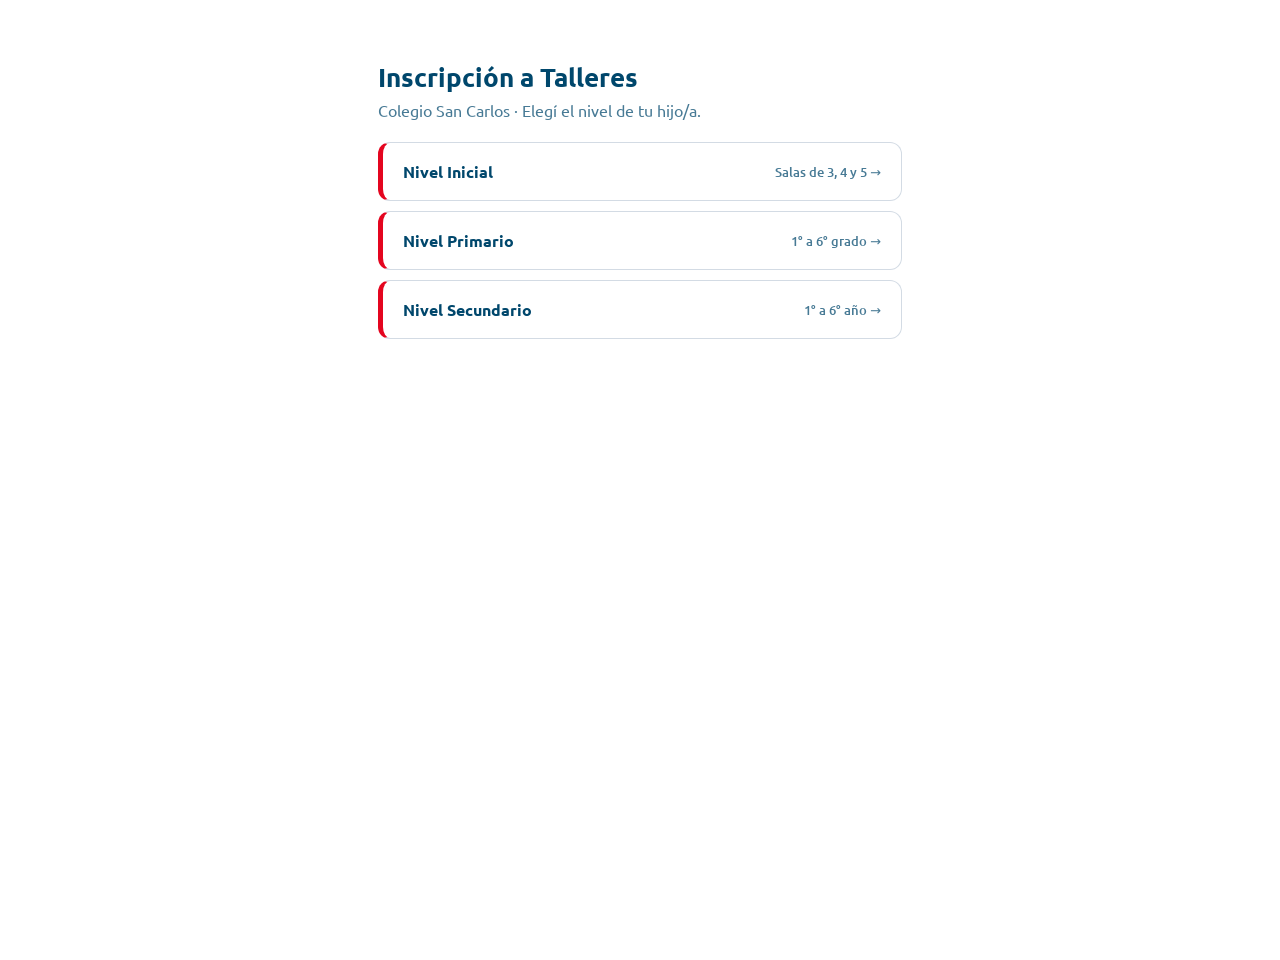
<file: index.html>
<!DOCTYPE html>
<html lang="es"><head><meta charset="UTF-8"><meta name="viewport" content="width=device-width, initial-scale=1">
<title>Talleres — Colegio San Carlos</title>
<link href="https://fonts.googleapis.com/css2?family=Ubuntu:wght@400;500;700&family=Ubuntu+Mono&display=swap" rel="stylesheet">
<link rel="stylesheet" href="/css/base.css">
<style>.w{max-width:560px;margin:60px auto;padding:0 18px}.w h1{color:var(--azul);font-size:26px}.w p{color:var(--muted);margin:6px 0 22px}
a.c{display:flex;justify-content:space-between;align-items:center;background:#fff;border:1.5px solid var(--border);border-left:5px solid var(--rojo);border-radius:12px;padding:18px 20px;margin-bottom:10px;color:var(--text);text-decoration:none;font-weight:600}
a.c:hover{border-color:var(--azul)}a.c span{color:var(--muted);font-weight:500;font-size:13px}</style></head>
<body><div class="w"><h1>Inscripción a Talleres</h1><p>Colegio San Carlos · Elegí el nivel de tu hijo/a.</p>
<a class="c" href="/inicial">Nivel Inicial <span>Salas de 3, 4 y 5 →</span></a>
<a class="c" href="/primaria">Nivel Primario <span>1° a 6° grado →</span></a>
<a class="c" href="/secundaria">Nivel Secundario <span>1° a 6° año →</span></a></div></body></html>
</file>
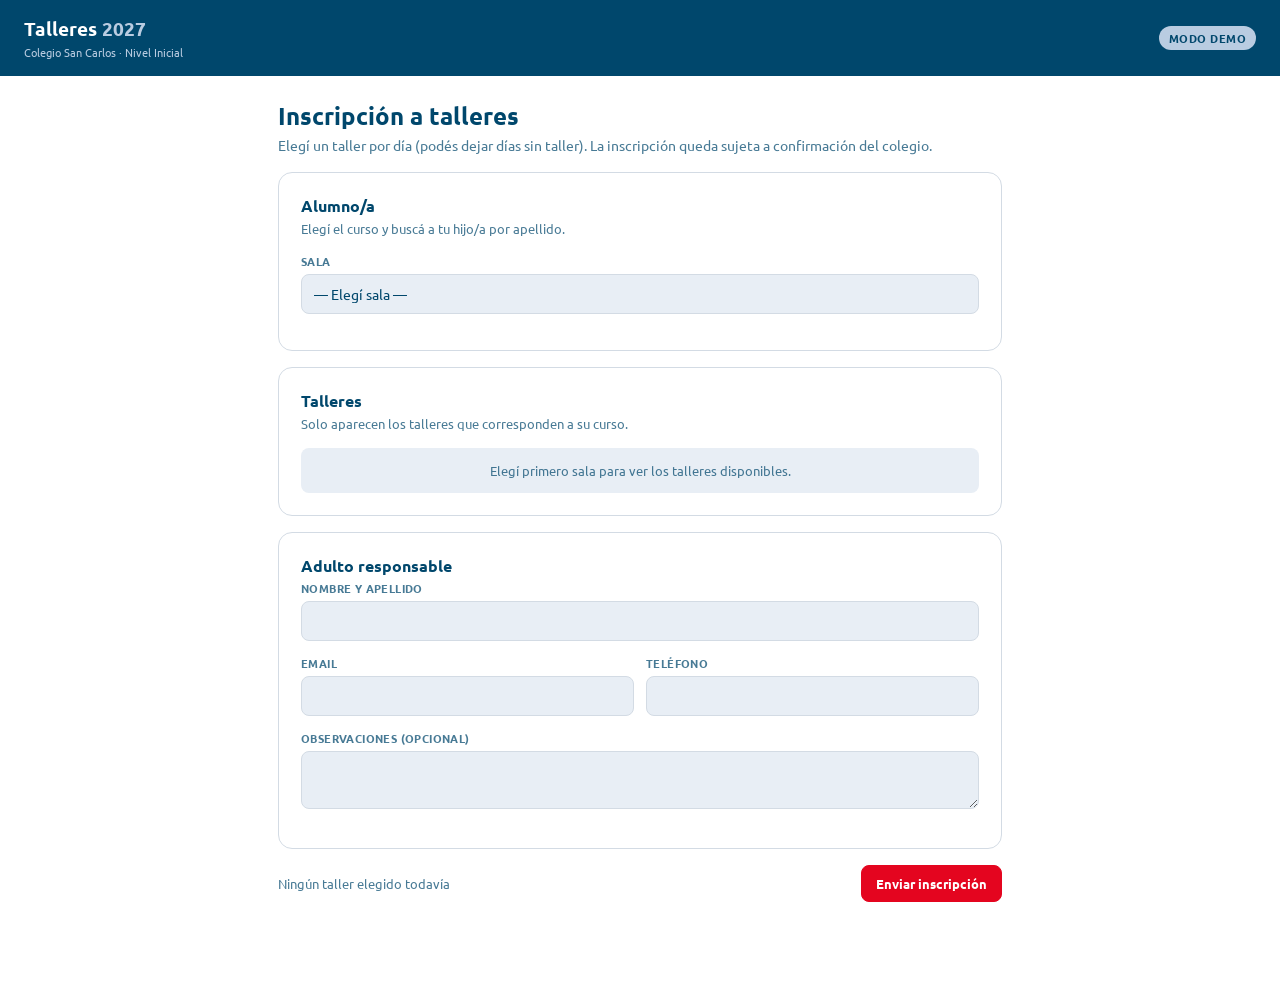
<file: inicial.html>
<!DOCTYPE html>
<html lang="es">
<head>
<meta charset="UTF-8">
<meta name="viewport" content="width=device-width, initial-scale=1">
<title>Inscripción a Talleres</title>
<link href="https://fonts.googleapis.com/css2?family=Ubuntu:wght@400;500;700&family=Ubuntu+Mono&display=swap" rel="stylesheet">
<link rel="stylesheet" href="/css/base.css">
<link rel="stylesheet" href="/css/form.css">
</head>
<body data-nivel="inicial">
<header class="top">
  <div>
    <div class="logo">Talleres <span id="t-anio"></span></div>
    <div class="logo-sub">Colegio San Carlos · <span id="t-nivel"></span></div>
  </div>
  <div class="spacer"></div>
  <span class="demo-badge" id="demo" hidden>Modo demo</span>
</header>

<main class="wrap">
  <div class="hero">
    <h1>Inscripción a talleres</h1>
    <p>Elegí un taller por día (podés dejar días sin taller). La inscripción queda sujeta a confirmación del colegio.</p>
  </div>

  <form id="form" novalidate>
    <section class="card">
      <h2>Alumno/a</h2>
      <p class="sub">Elegí el curso y buscá a tu hijo/a por apellido.</p>
      <div class="field"><label for="curso" id="lbl-curso">Curso</label><select id="curso"></select></div>

      <div id="buscador" hidden>
        <div class="field"><label for="buscar">Apellido</label>
          <input id="buscar" autocomplete="off" placeholder="Escribí al menos 3 letras del apellido"></div>
        <div id="resultados" class="resultados" role="listbox"></div>
        <button type="button" class="link" id="no-esta">No lo/la encuentro en la lista</button>
      </div>

      <div id="elegido" class="elegido" hidden>
        <div><div class="el-nom" id="el-nom"></div><div class="el-cur" id="el-cur"></div></div>
        <button type="button" class="link" id="cambiar-al">Cambiar</button>
      </div>

      <div id="manual" hidden>
        <p class="aviso">Completá los datos y el colegio lo/la va a sumar a la lista.</p>
        <div class="row2">
          <div class="field"><label for="nombre">Nombre</label><input id="nombre" autocomplete="off"></div>
          <div class="field"><label for="apellido">Apellido</label><input id="apellido" autocomplete="off"></div>
        </div>
        <button type="button" class="link" id="volver-buscar">Volver a buscar en la lista</button>
      </div>
    </section>

    <section class="card">
      <h2>Talleres</h2>
      <p class="sub">Solo aparecen los talleres que corresponden a su curso.</p>
      <div id="dias"></div>
    </section>

    <section class="card">
      <h2>Adulto responsable</h2>
      <div class="field"><label for="responsable">Nombre y apellido</label><input id="responsable" autocomplete="name"></div>
      <div class="row2">
        <div class="field"><label for="email">Email</label><input id="email" type="email" autocomplete="email"></div>
        <div class="field"><label for="telefono">Teléfono</label><input id="telefono" type="tel" autocomplete="tel"></div>
      </div>
      <div class="field"><label for="observaciones">Observaciones (opcional)</label><textarea id="observaciones" rows="2"></textarea></div>
    </section>

    <div class="footer-bar">
      <span id="resumen"></span>
      <button class="btn btn-red" id="enviar" type="submit">Enviar inscripción</button>
    </div>
  </form>

  <section class="card" id="ok" hidden>
    <div class="check">✓</div>
    <h2>¡Inscripción enviada!</h2>
    <div id="ok-detalle"></div>
    <button class="btn btn-primary" id="otra" type="button">Inscribir a otro hermano/a</button>
  </section>
</main>
<div id="toast"></div>

<script src="/config/talleres.js"></script>
<script src="/js/supabase-config.js"></script>
<script src="/js/db.js"></script>
<script src="/js/form.js"></script>
</body>
</html>
</file>
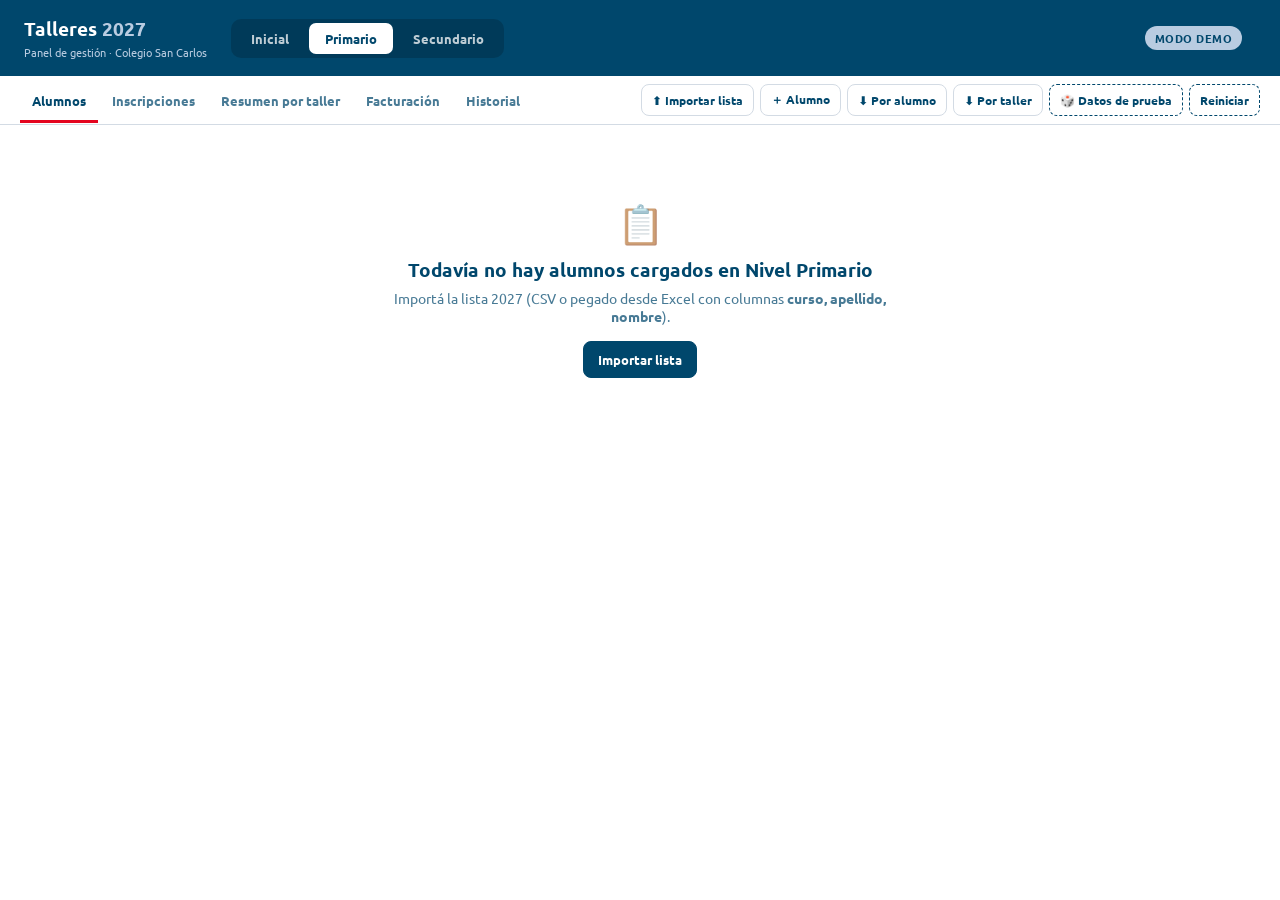
<file: panel.html>
<!DOCTYPE html>
<html lang="es">
<head>
<meta charset="UTF-8">
<meta name="viewport" content="width=device-width, initial-scale=1">
<title>Panel de Talleres</title>
<link href="https://fonts.googleapis.com/css2?family=Ubuntu:wght@400;500;700&family=Ubuntu+Mono&display=swap" rel="stylesheet">
<link rel="stylesheet" href="/css/base.css">
<link rel="stylesheet" href="/css/panel.css">
</head>
<body>
<header class="top">
  <div>
    <div class="logo">Talleres <span id="t-anio"></span></div>
    <div class="logo-sub">Panel de gestión · Colegio San Carlos</div>
  </div>
  <nav class="niveles" id="niveles"></nav>
  <div class="spacer"></div>
  <span class="demo-badge" id="demo" hidden>Modo demo</span>
  <span class="user" id="user"></span>
  <button class="btn btn-ghost-light btn-sm" id="salir" hidden>Salir</button>
</header>

<div class="subbar">
  <nav class="vistas" id="vistas">
    <button data-v="alumnos" class="on">Alumnos <span class="cnt" id="c-alumnos"></span></button>
    <button data-v="inscripciones">Inscripciones <span class="cnt warn" id="c-pend"></span></button>
    <button data-v="resumen">Resumen por taller</button>
    <button data-v="facturacion">Facturación <span class="cnt borr" id="c-cambios" title="Cambios programados para fin de mes"></span></button>
    <button data-v="historial">Historial</button>
  </nav>
  <div class="spacer"></div>
  <div class="acciones" id="acciones"></div>
</div>

<main id="main"></main>

<!-- Modal genérico -->
<div class="modal-backdrop" id="modal"><div class="modal" id="modal-box"></div></div>

<!-- Login (solo con Supabase) -->
<div class="login" id="login" hidden>
  <div class="login-card">
    <div class="logo" style="color:var(--azul)">Talleres <span style="color:var(--rojo)" id="l-anio"></span></div>
    <p>Ingresá con tu email. Te llega un link para entrar (solo para el equipo que gestiona talleres).</p>
    <input class="input" id="login-email" type="email" placeholder="tu@sancarlos.edu.ar" autocomplete="email">
    <button class="btn btn-primary" id="btn-login">Enviarme el link</button>
    <p class="login-err" id="login-err"></p>
  </div>
</div>

<div class="spin-overlay" id="spinner"><div class="spinner"></div><div class="spin-text" id="spin-text">Cargando…</div></div>
<div id="toast"></div>

<script src="/config/talleres.js"></script>
<script src="/js/supabase-config.js"></script>
<script src="/js/db.js"></script>
<script src="/js/csv.js"></script>
<script src="/js/panel.js"></script>
</body>
</html>
</file>
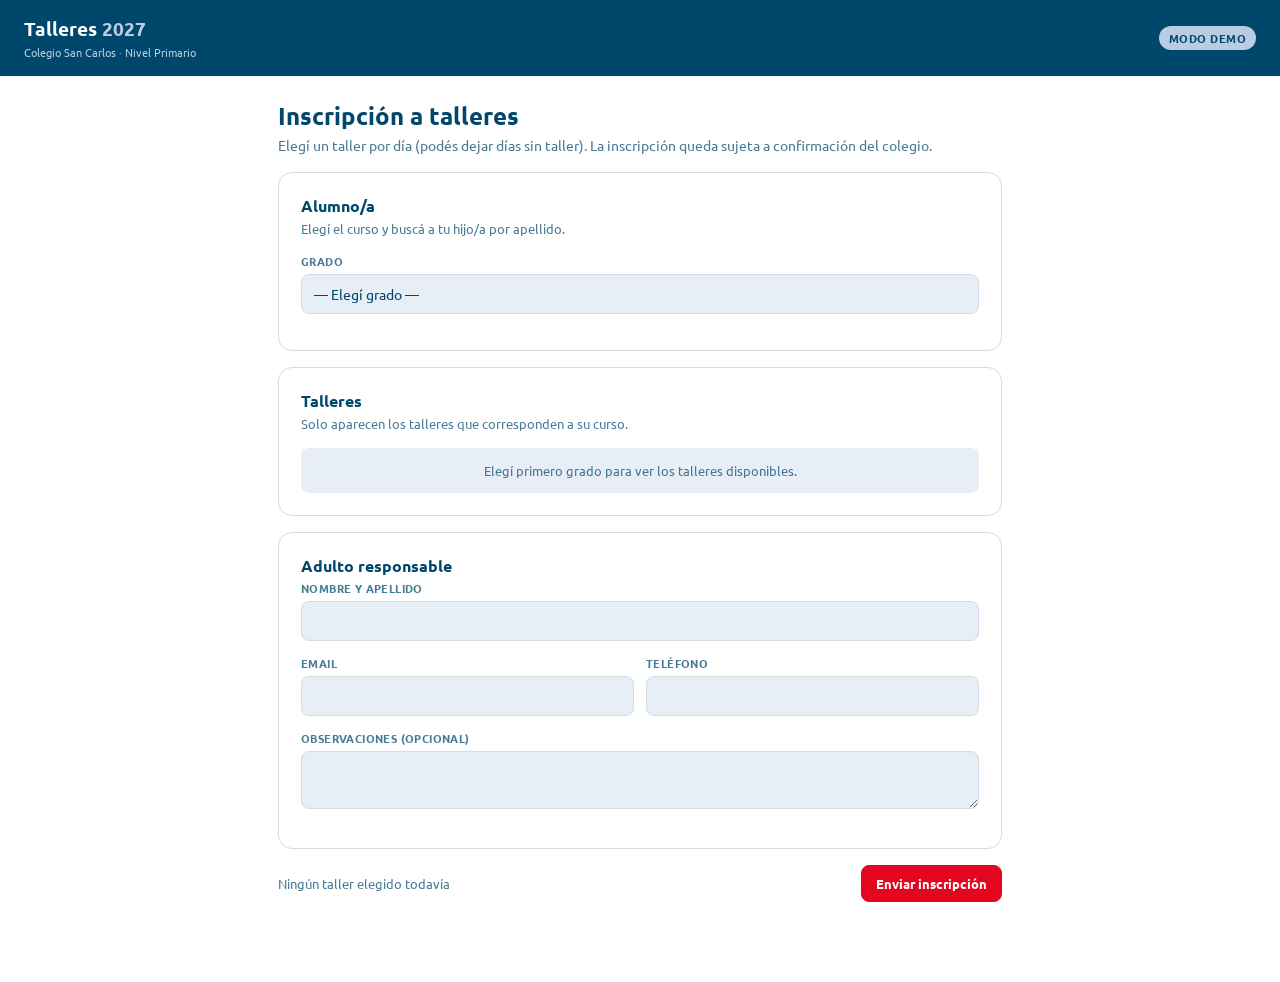
<file: primaria.html>
<!DOCTYPE html>
<html lang="es">
<head>
<meta charset="UTF-8">
<meta name="viewport" content="width=device-width, initial-scale=1">
<title>Inscripción a Talleres</title>
<link href="https://fonts.googleapis.com/css2?family=Ubuntu:wght@400;500;700&family=Ubuntu+Mono&display=swap" rel="stylesheet">
<link rel="stylesheet" href="/css/base.css">
<link rel="stylesheet" href="/css/form.css">
</head>
<body data-nivel="primaria">
<header class="top">
  <div>
    <div class="logo">Talleres <span id="t-anio"></span></div>
    <div class="logo-sub">Colegio San Carlos · <span id="t-nivel"></span></div>
  </div>
  <div class="spacer"></div>
  <span class="demo-badge" id="demo" hidden>Modo demo</span>
</header>

<main class="wrap">
  <div class="hero">
    <h1>Inscripción a talleres</h1>
    <p>Elegí un taller por día (podés dejar días sin taller). La inscripción queda sujeta a confirmación del colegio.</p>
  </div>

  <form id="form" novalidate>
    <section class="card">
      <h2>Alumno/a</h2>
      <p class="sub">Elegí el curso y buscá a tu hijo/a por apellido.</p>
      <div class="field"><label for="curso" id="lbl-curso">Curso</label><select id="curso"></select></div>

      <div id="buscador" hidden>
        <div class="field"><label for="buscar">Apellido</label>
          <input id="buscar" autocomplete="off" placeholder="Escribí al menos 3 letras del apellido"></div>
        <div id="resultados" class="resultados" role="listbox"></div>
        <button type="button" class="link" id="no-esta">No lo/la encuentro en la lista</button>
      </div>

      <div id="elegido" class="elegido" hidden>
        <div><div class="el-nom" id="el-nom"></div><div class="el-cur" id="el-cur"></div></div>
        <button type="button" class="link" id="cambiar-al">Cambiar</button>
      </div>

      <div id="manual" hidden>
        <p class="aviso">Completá los datos y el colegio lo/la va a sumar a la lista.</p>
        <div class="row2">
          <div class="field"><label for="nombre">Nombre</label><input id="nombre" autocomplete="off"></div>
          <div class="field"><label for="apellido">Apellido</label><input id="apellido" autocomplete="off"></div>
        </div>
        <button type="button" class="link" id="volver-buscar">Volver a buscar en la lista</button>
      </div>
    </section>

    <section class="card">
      <h2>Talleres</h2>
      <p class="sub">Solo aparecen los talleres que corresponden a su curso.</p>
      <div id="dias"></div>
    </section>

    <section class="card">
      <h2>Adulto responsable</h2>
      <div class="field"><label for="responsable">Nombre y apellido</label><input id="responsable" autocomplete="name"></div>
      <div class="row2">
        <div class="field"><label for="email">Email</label><input id="email" type="email" autocomplete="email"></div>
        <div class="field"><label for="telefono">Teléfono</label><input id="telefono" type="tel" autocomplete="tel"></div>
      </div>
      <div class="field"><label for="observaciones">Observaciones (opcional)</label><textarea id="observaciones" rows="2"></textarea></div>
    </section>

    <div class="footer-bar">
      <span id="resumen"></span>
      <button class="btn btn-red" id="enviar" type="submit">Enviar inscripción</button>
    </div>
  </form>

  <section class="card" id="ok" hidden>
    <div class="check">✓</div>
    <h2>¡Inscripción enviada!</h2>
    <div id="ok-detalle"></div>
    <button class="btn btn-primary" id="otra" type="button">Inscribir a otro hermano/a</button>
  </section>
</main>
<div id="toast"></div>

<script src="/config/talleres.js"></script>
<script src="/js/supabase-config.js"></script>
<script src="/js/db.js"></script>
<script src="/js/form.js"></script>
</body>
</html>
</file>
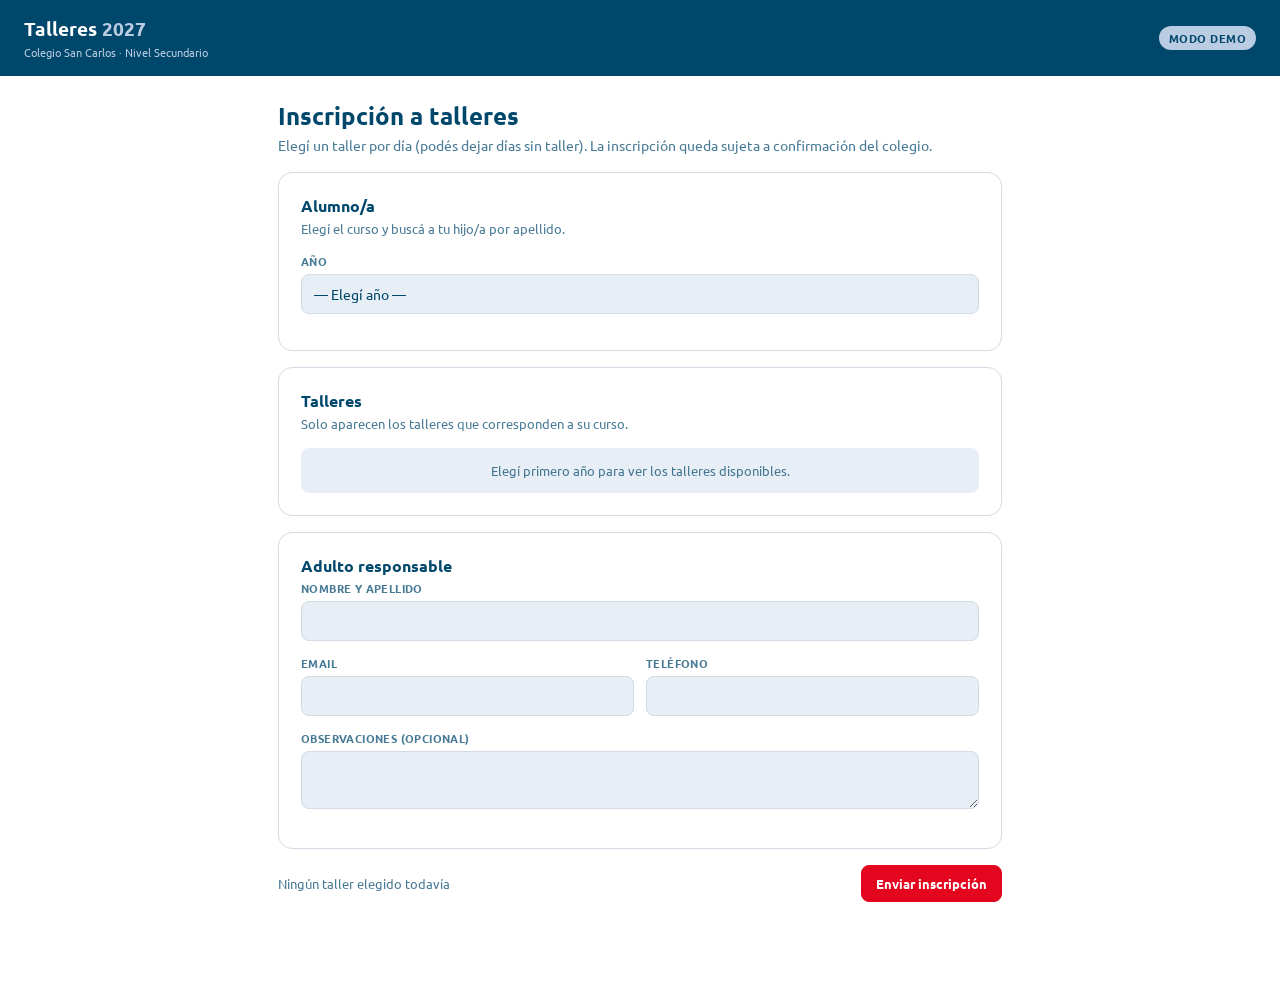
<file: secundaria.html>
<!DOCTYPE html>
<html lang="es">
<head>
<meta charset="UTF-8">
<meta name="viewport" content="width=device-width, initial-scale=1">
<title>Inscripción a Talleres</title>
<link href="https://fonts.googleapis.com/css2?family=Ubuntu:wght@400;500;700&family=Ubuntu+Mono&display=swap" rel="stylesheet">
<link rel="stylesheet" href="/css/base.css">
<link rel="stylesheet" href="/css/form.css">
</head>
<body data-nivel="secundaria">
<header class="top">
  <div>
    <div class="logo">Talleres <span id="t-anio"></span></div>
    <div class="logo-sub">Colegio San Carlos · <span id="t-nivel"></span></div>
  </div>
  <div class="spacer"></div>
  <span class="demo-badge" id="demo" hidden>Modo demo</span>
</header>

<main class="wrap">
  <div class="hero">
    <h1>Inscripción a talleres</h1>
    <p>Elegí un taller por día (podés dejar días sin taller). La inscripción queda sujeta a confirmación del colegio.</p>
  </div>

  <form id="form" novalidate>
    <section class="card">
      <h2>Alumno/a</h2>
      <p class="sub">Elegí el curso y buscá a tu hijo/a por apellido.</p>
      <div class="field"><label for="curso" id="lbl-curso">Curso</label><select id="curso"></select></div>

      <div id="buscador" hidden>
        <div class="field"><label for="buscar">Apellido</label>
          <input id="buscar" autocomplete="off" placeholder="Escribí al menos 3 letras del apellido"></div>
        <div id="resultados" class="resultados" role="listbox"></div>
        <button type="button" class="link" id="no-esta">No lo/la encuentro en la lista</button>
      </div>

      <div id="elegido" class="elegido" hidden>
        <div><div class="el-nom" id="el-nom"></div><div class="el-cur" id="el-cur"></div></div>
        <button type="button" class="link" id="cambiar-al">Cambiar</button>
      </div>

      <div id="manual" hidden>
        <p class="aviso">Completá los datos y el colegio lo/la va a sumar a la lista.</p>
        <div class="row2">
          <div class="field"><label for="nombre">Nombre</label><input id="nombre" autocomplete="off"></div>
          <div class="field"><label for="apellido">Apellido</label><input id="apellido" autocomplete="off"></div>
        </div>
        <button type="button" class="link" id="volver-buscar">Volver a buscar en la lista</button>
      </div>
    </section>

    <section class="card">
      <h2>Talleres</h2>
      <p class="sub">Solo aparecen los talleres que corresponden a su curso.</p>
      <div id="dias"></div>
    </section>

    <section class="card">
      <h2>Adulto responsable</h2>
      <div class="field"><label for="responsable">Nombre y apellido</label><input id="responsable" autocomplete="name"></div>
      <div class="row2">
        <div class="field"><label for="email">Email</label><input id="email" type="email" autocomplete="email"></div>
        <div class="field"><label for="telefono">Teléfono</label><input id="telefono" type="tel" autocomplete="tel"></div>
      </div>
      <div class="field"><label for="observaciones">Observaciones (opcional)</label><textarea id="observaciones" rows="2"></textarea></div>
    </section>

    <div class="footer-bar">
      <span id="resumen"></span>
      <button class="btn btn-red" id="enviar" type="submit">Enviar inscripción</button>
    </div>
  </form>

  <section class="card" id="ok" hidden>
    <div class="check">✓</div>
    <h2>¡Inscripción enviada!</h2>
    <div id="ok-detalle"></div>
    <button class="btn btn-primary" id="otra" type="button">Inscribir a otro hermano/a</button>
  </section>
</main>
<div id="toast"></div>

<script src="/config/talleres.js"></script>
<script src="/js/supabase-config.js"></script>
<script src="/js/db.js"></script>
<script src="/js/form.js"></script>
</body>
</html>
</file>
<file: css/base.css>
*, *::before, *::after { box-sizing: border-box; margin: 0; padding: 0; }
[hidden] { display: none !important; }

:root {
  /* Tokens — Colegio San Carlos Diálogos */
  --azul: #00476c; --azul-dk: #003550; --rojo: #e4051f; --blanco: #ffffff;
  --celeste: #b9cce1; --celeste-lt: #e8eef5; --gris: #b2b2b2;
  --bg: var(--celeste-lt); --surface: var(--blanco); --border: #d3dbe4;
  --text: var(--azul); --muted: rgba(0,71,108,.72);
  --green: var(--azul); --green-lt: var(--celeste-lt); --amber: #8a5300; --amber-lt: #fff2dc;
  --radius: 8px; --shadow: none;
  --s1: 8px; --s2: 16px; --s3: 24px; --s4: 40px;
  --d0-bg: var(--celeste-lt); --d0-t: var(--azul); --d0-bd: var(--celeste);
  --d1-bg: var(--celeste-lt); --d1-t: var(--azul); --d1-bd: var(--celeste);
  --d2-bg: var(--celeste-lt); --d2-t: var(--azul); --d2-bd: var(--celeste);
  --d3-bg: var(--celeste-lt); --d3-t: var(--azul); --d3-bd: var(--celeste);
  --d4-bg: var(--celeste-lt); --d4-t: var(--azul); --d4-bd: var(--celeste);
}

body { font-family: 'Ubuntu', system-ui, sans-serif; background: var(--blanco); color: var(--text); min-height: 100vh; }

header.top {
  background: var(--azul); color: #fff; padding: 16px 24px;
  display: flex; align-items: center; gap: 14px; flex-wrap: wrap;
  
}
.logo { font-size: 19px; font-weight: 600; }
.logo span { color: var(--celeste); }
.logo-sub { font-size: 11px; color: var(--celeste); margin-top: 2px; }
.spacer { flex: 1; }

.btn {
  display: inline-flex; align-items: center; gap: 7px;
  font-family: inherit; font-size: 13px; font-weight: 600;
  padding: 9px 14px; border-radius: 8px; cursor: pointer;
  border: 1.5px solid var(--border); background: var(--surface); color: var(--text);
  transition: background .15s, border-color .15s, opacity .15s; white-space: nowrap;
}
.btn:hover { border-color: #c9c2b7; }
.btn:disabled { opacity: .5; cursor: default; }
.btn-primary { background: var(--azul); border-color: var(--azul); color: #fff; }
.btn-primary:hover { background: var(--azul-dk); border-color: var(--azul-dk); }
.btn-red { background: var(--rojo); border-color: var(--rojo); color: #fff; }
.btn-ghost-light { background: rgba(255,255,255,.13); border-color: rgba(255,255,255,.28); color: #fff; }
.btn-ghost-light:hover { background: rgba(255,255,255,.22); border-color: rgba(255,255,255,.4); }
.btn-sm { font-size: 12px; padding: 6px 10px; }

.field { margin-bottom: 14px; }
.field label {
  display: block; font-size: 11px; font-weight: 600; color: var(--muted);
  margin-bottom: 5px; letter-spacing: .4px; text-transform: uppercase;
}
.input, .field input, .field select, .field textarea {
  width: 100%; font-family: inherit; font-size: 14px; color: var(--text);
  background: var(--bg); border: 1.5px solid var(--border); border-radius: 8px;
  padding: 10px 12px; outline: none; transition: border-color .15s;
}
.field input:focus, .field select:focus, .field textarea:focus, .input:focus { border-color: var(--azul); background: var(--surface); }
select { appearance: none; background-image: url("data:image/svg+xml,%3Csvg xmlns='http://www.w3.org/2000/svg' width='12' height='12' viewBox='0 0 24 24' fill='none' stroke='%238C8479' stroke-width='2'%3E%3Cpolyline points='6 9 12 15 18 9'/%3E%3C/svg%3E"); background-repeat: no-repeat; background-position: right 10px center; padding-right: 30px !important; }

#toast {
  position: fixed; bottom: 26px; left: 50%; transform: translateX(-50%) translateY(16px);
  background: var(--text); color: #fff; padding: 10px 20px; border-radius: 8px;
  font-size: 13px; font-weight: 500; opacity: 0; transition: opacity .22s, transform .22s;
  pointer-events: none; z-index: 400; max-width: 420px; text-align: center;
}
#toast.show { opacity: 1; transform: translateX(-50%) translateY(0); }
#toast.ok { background: var(--azul); }
#toast.error { background: var(--rojo); }

.demo-badge {
  background: var(--celeste); color: var(--azul); font-size: 11px; font-weight: 700;
  letter-spacing: .5px; padding: 4px 10px; border-radius: 20px; text-transform: uppercase;
}
</file>
<file: css/form.css>
.wrap { max-width: 760px; margin: 0 auto; padding: 24px 18px 80px; }
.card { background: var(--surface); border: 1.5px solid var(--border); border-radius: 14px; padding: 22px; margin-bottom: 16px; }
.card h2 { font-size: 16px; font-weight: 700; color: var(--azul); margin-bottom: 4px; }
.card .sub { font-size: 13px; color: var(--muted); margin-bottom: 16px; }
.row2 { display: grid; grid-template-columns: 1fr 1fr; gap: 12px; }
@media (max-width: 560px) { .row2 { grid-template-columns: 1fr; } }
.hint { font-size: 13px; color: var(--muted); padding: 14px; background: var(--bg); border-radius: 8px; text-align: center; }
#dias { display: grid; gap: 10px; }
.dia-card { border-radius: 10px; padding: 12px 14px; border: 1.5px solid; }
.dia-nombre { font-size: 11px; font-weight: 700; letter-spacing: .8px; text-transform: uppercase; margin-bottom: 8px; }
.opts { display: flex; flex-wrap: wrap; gap: 6px; }
.opt { cursor: pointer; }
.opt input { position: absolute; opacity: 0; pointer-events: none; }
.opt span { display: inline-block; padding: 7px 12px; border-radius: 20px; background: #fff; border: 1.5px solid var(--border); font-size: 13px; font-weight: 500; transition: all .12s; }
.opt.ninguno span { color: var(--muted); }
.opt input:checked + span { color: #fff; }
.opt input:focus-visible + span { outline: 2px solid var(--azul); outline-offset: 2px; }
.sin { font-size: 13px; color: var(--muted); font-style: italic; }
.dia-card.vacio { opacity: .55; }
.d0 { background: var(--d0-bg); border-color: var(--d0-bd); } .d0 .dia-nombre { color: var(--d0-t); } .d0 .opt input:checked + span { background: var(--d0-t); border-color: var(--d0-t); }
.d1 { background: var(--d1-bg); border-color: var(--d1-bd); } .d1 .dia-nombre { color: var(--d1-t); } .d1 .opt input:checked + span { background: var(--d1-t); border-color: var(--d1-t); }
.d2 { background: var(--d2-bg); border-color: var(--d2-bd); } .d2 .dia-nombre { color: var(--d2-t); } .d2 .opt input:checked + span { background: var(--d2-t); border-color: var(--d2-t); }
.d3 { background: var(--d3-bg); border-color: var(--d3-bd); } .d3 .dia-nombre { color: var(--d3-t); } .d3 .opt input:checked + span { background: var(--d3-t); border-color: var(--d3-t); }
.d4 { background: var(--d4-bg); border-color: var(--d4-bd); } .d4 .dia-nombre { color: var(--d4-t); } .d4 .opt input:checked + span { background: var(--d4-t); border-color: var(--d4-t); }
.opt.ninguno input:checked + span { background: var(--celeste) !important; border-color: var(--celeste) !important; color: var(--azul); }
.footer-bar { display: flex; align-items: center; gap: 12px; justify-content: space-between; flex-wrap: wrap; }
#resumen { font-size: 13px; color: var(--muted); }
#ok { text-align: center; }
#ok .check { width: 56px; height: 56px; border-radius: 50%; background: var(--green-lt); color: var(--green); font-size: 28px; display: grid; place-items: center; margin: 0 auto 12px; }
#ok ul { list-style: none; margin: 12px 0 18px; font-size: 14px; line-height: 1.8; }
#ok-detalle { font-size: 14px; }
.hero { margin-bottom: 18px; }
.hero h1 { font-size: 24px; color: var(--azul); }
.hero p { color: var(--muted); font-size: 14px; margin-top: 4px; }
.link { background: none; border: none; color: var(--azul); font: inherit; font-size: 13px; font-weight: 500; text-decoration: underline; cursor: pointer; padding: 4px 0; }
.resultados { display: grid; gap: 6px; margin: -4px 0 10px; }
.resultados:empty { display: none; }
.res-item { text-align: left; font: inherit; font-size: 14px; color: var(--azul); background: var(--blanco); border: 1.5px solid var(--border); border-radius: var(--radius); padding: 10px 12px; cursor: pointer; }
.res-item:hover, .res-item:focus { border-color: var(--azul); background: var(--celeste-lt); outline: none; }
.res-vacio { font-size: 13px; color: var(--muted); padding: 4px 0; }
.elegido { display: flex; align-items: center; justify-content: space-between; gap: 12px; background: var(--celeste-lt); border: 1.5px solid var(--celeste); border-radius: var(--radius); padding: 12px 14px; }
.el-nom { font-weight: 700; font-size: 15px; }
.el-cur { font-size: 13px; color: var(--muted); }
.aviso { font-size: 13px; color: var(--muted); margin-bottom: 12px; }
</file>
<file: css/panel.css>
body { padding-bottom: 60px; }
header.top { position: sticky; top: 0; z-index: 100; }
.niveles { display: flex; gap: 4px; background: rgba(0,0,0,.18); padding: 4px; border-radius: 10px; margin-left: 10px; }
.niveles button { font-family: inherit; font-size: 13px; font-weight: 600; color: rgba(255,255,255,.75); background: none; border: none; padding: 7px 16px; border-radius: 7px; cursor: pointer; }
.niveles button:hover { color: #fff; }
.niveles button.on { background: #fff; color: var(--azul); }
.user { font-size: 12px; color: rgba(255,255,255,.7); }

.subbar { position: sticky; top: 68px; z-index: 90; background: var(--surface); border-bottom: 1.5px solid var(--border); padding: 0 20px; display: flex; align-items: center; gap: 10px; flex-wrap: wrap; }
.vistas { display: flex; gap: 2px; }
.vistas button { font-family: inherit; font-size: 13px; font-weight: 600; color: var(--muted); background: none; border: none; border-bottom: 3px solid transparent; padding: 14px 12px 11px; cursor: pointer; }
.vistas button:hover { color: var(--text); }
.vistas button.on { color: var(--azul); border-bottom-color: var(--rojo); }
.cnt { font-family: 'Ubuntu Mono', monospace; font-size: 11px; background: var(--bg); color: var(--muted); padding: 1px 7px; border-radius: 10px; margin-left: 2px; }
.cnt:empty { display: none; }
.cnt.warn { background: var(--rojo); color: #fff; }
.acciones { display: flex; gap: 6px; flex-wrap: wrap; padding: 8px 0; }
.btn.demo { border-style: dashed; border-color: var(--azul); }

main { padding: 16px 20px 0; }
.filtros { display: flex; gap: 10px; align-items: center; flex-wrap: wrap; margin-bottom: 12px; }
.filtros select.input { width: auto; min-width: 160px; font-size: 13px; padding: 9px 12px; background-color: var(--surface); }
.search { display: flex; align-items: center; gap: 9px; background: var(--surface); border: 1.5px solid var(--border); border-radius: var(--radius); padding: 0 13px; flex: 1; min-width: 220px; max-width: 420px; color: var(--muted); }
.search:focus-within { border-color: var(--azul); }
.search input { border: none; outline: none; background: transparent; font: inherit; font-size: 14px; width: 100%; padding: 10px 0; color: var(--text); }
.count { font-size: 12px; color: var(--muted); }

/* --- grilla de alumnos --- */
.grid-wrap { overflow-x: auto; }
.grid-head, .al-row { display: grid; grid-template-columns: 240px repeat(5, minmax(130px, 1fr)); gap: 5px; min-width: 920px; }
.grid-head { position: sticky; top: 0; padding: 0 12px 6px; }
.dh { text-align: center; font-size: 12px; font-weight: 700; letter-spacing: .8px; text-transform: uppercase; padding: 6px 4px; border-radius: 6px; }
.dh.d0, th.d0 { background: var(--d0-bg); color: var(--d0-t); } .dh.d1, th.d1 { background: var(--d1-bg); color: var(--d1-t); }
.dh.d2, th.d2 { background: var(--d2-bg); color: var(--d2-t); } .dh.d3, th.d3 { background: var(--d3-bg); color: var(--d3-t); }
.dh.d4, th.d4 { background: var(--d4-bg); color: var(--d4-t); }
.curso-sep { font-size: 13px; font-weight: 700; color: var(--azul); padding: 16px 4px 6px; border-bottom: 1px solid var(--border); margin-bottom: 6px; min-width: 920px; }
.curso-sep span { font-size: 11px; font-weight: 500; color: var(--muted); margin-left: 6px; }
.al-row { background: var(--surface); border: 1.5px solid var(--border); border-radius: var(--radius); padding: 8px 12px; margin-bottom: 5px; align-items: center; }
.al-row:hover { border-color: #ccc;  }
.al-nom { font-size: 13px; font-weight: 600; white-space: nowrap; overflow: hidden; text-overflow: ellipsis; }
.al-meta { display: flex; align-items: center; gap: 6px; margin-top: 3px; }
.tag { display: inline-block; padding: 1px 7px; border-radius: 4px; font-family: 'Ubuntu Mono', monospace; font-size: 12px; font-weight: 500; background: var(--celeste-lt); color: var(--azul); border: 1px solid var(--celeste); border-radius: 999px; vertical-align: middle; }
.al-meta .n { font-size: 12px; color: var(--muted); }
.al-meta .n.cero { color: var(--rojo); }
.al-del { margin-left: auto; background: none; border: none; cursor: pointer; font-size: 12px; opacity: 0; transition: opacity .15s; }
.al-row:hover .al-del { opacity: .45; } .al-del:hover { opacity: 1 !important; }

.cell.loading { opacity: .35; pointer-events: none; }
.pill { display: flex; align-items: center; gap: 4px; border-radius: 7px; padding: 5px 5px 5px 8px; font-size: 11.5px; font-weight: 500; border: 1px solid; }
.pill.sm { display: inline-flex; padding: 3px 8px; font-size: 11px; margin: 2px; }
.pill.sm b { font-weight: 700; margin-right: 3px; }
.pill.d0 { background: var(--celeste); border-color: var(--celeste); color: var(--azul); } .pill.d1 { background: var(--celeste); border-color: var(--celeste); color: var(--azul); }
.pill.d2 { background: var(--celeste); border-color: var(--celeste); color: var(--azul); } .pill.d3 { background: var(--celeste); border-color: var(--celeste); color: var(--azul); }
.pill.d4 { background: var(--celeste); border-color: var(--celeste); color: var(--azul); }
.pill.fuera { background: #fff; border-style: dashed; border-color: var(--rojo); color: var(--rojo); }
.pill .pn { flex: 1; white-space: nowrap; overflow: hidden; text-overflow: ellipsis; cursor: pointer; }
.pill .pn:hover { text-decoration: underline; }
.dot { display: inline-block; width: 6px; height: 6px; border-radius: 50%; background: currentColor; opacity: .55; margin-right: 5px; vertical-align: middle; }
.pill .x { background: none; border: none; cursor: pointer; width: 18px; height: 18px; border-radius: 50%; font-size: 15px; line-height: 1; color: inherit; opacity: .5; padding: 0; flex-shrink: 0; }
.pill .x:hover { opacity: 1; background: rgba(0,0,0,.1); }
select.asig { width: 100%; font-family: inherit; font-size: 11.5px; color: var(--muted); background-color: var(--blanco); border: 1.5px dashed var(--gris); border-radius: 7px; padding: 6px 8px; cursor: pointer; outline: none; }
select.asig.editing { color: var(--text); border-style: solid; }
select.asig.d0:hover, select.asig.d0:focus { border-color: var(--d0-t); border-style: solid; background-color: var(--d0-bg); }
select.asig.d1:hover, select.asig.d1:focus { border-color: var(--d1-t); border-style: solid; background-color: var(--d1-bg); }
select.asig.d2:hover, select.asig.d2:focus { border-color: var(--d2-t); border-style: solid; background-color: var(--d2-bg); }
select.asig.d3:hover, select.asig.d3:focus { border-color: var(--d3-t); border-style: solid; background-color: var(--d3-bg); }
select.asig.d4:hover, select.asig.d4:focus { border-color: var(--d4-t); border-style: solid; background-color: var(--d4-bg); }
.none { text-align: center; font-size: 16px; color: var(--gris); user-select: none; }

/* --- inscripciones --- */
.links-form { font-size: 12px; color: var(--muted); margin: -4px 0 12px; }
.links-form a { color: var(--azul); font-weight: 600; }
.ins { background: var(--surface); border: 1.5px solid var(--border); border-left: 4px solid var(--rojo); border-radius: var(--radius); padding: 12px 14px; margin-bottom: 8px; max-width: 1100px; }
.ins.vinculada { border-left-color: var(--green); } .ins.descartada { border-left-color: var(--border); opacity: .7; }
.ins-top { display: flex; gap: 14px; justify-content: space-between; flex-wrap: wrap; }
.ins-nom { font-weight: 700; font-size: 14px; }
.ins-meta { font-size: 12px; color: var(--muted); margin-top: 3px; }
.ins-obs { font-size: 12px; color: var(--amber); margin-top: 3px; font-style: italic; }
.ins-pills { display: flex; flex-wrap: wrap; justify-content: flex-end; max-width: 560px; }
.ins-acc { display: flex; gap: 8px; align-items: center; flex-wrap: wrap; margin-top: 10px; padding-top: 10px; border-top: 1px dashed var(--border); }
.ins-acc .sel-al { width: auto; min-width: 260px; font-size: 13px; padding: 7px 10px; }
.b { font-size: 11px; font-weight: 700; padding: 4px 9px; border-radius: 20px; background: var(--bg); color: var(--muted); }
.b.ok { background: var(--green-lt); color: var(--green); } .b.warn { background: var(--amber-lt); color: var(--amber); } .b.bad { background: var(--blanco); color: var(--rojo); border: 1px solid var(--rojo); }

/* --- resumen --- */
.res-wrap { display: grid; gap: 16px; max-width: 980px; }
.res-card { background: var(--surface); border: 1.5px solid var(--border); border-radius: 12px; padding: 16px; overflow-x: auto; }
.res-card h3 { font-size: 15px; color: var(--azul); margin-bottom: 10px; }
.res-card h3 span { font-size: 12px; font-weight: 500; color: var(--muted); margin-left: 6px; }
table.res { width: 100%; border-collapse: separate; border-spacing: 3px; font-size: 13px; }
table.res th { font-size: 12px; text-transform: uppercase; letter-spacing: .6px; padding: 6px; border-radius: 5px; }
table.res th:first-child { text-align: left; background: none; color: var(--muted); }
table.res td { text-align: center; padding: 7px; background: var(--bg); border-radius: 5px; font-family: 'Ubuntu Mono', monospace; font-weight: 500; }
table.res td.tn { text-align: left; font-family: inherit; background: none; font-weight: 600; }
table.res td.na { background: none; color: var(--gris); }
table.res td.z { color: var(--gris); }
table.res td.tot { background: var(--azul); color: #fff; }

/* --- historial --- */
.hist { background: var(--surface); border: 1.5px solid var(--border); border-radius: 12px; overflow-x: auto; max-width: 1100px; }
.hist table { width: 100%; border-collapse: collapse; font-size: 13px; }
.hist th { text-align: left; font-size: 12px; text-transform: uppercase; letter-spacing: .6px; color: var(--muted); padding: 10px 12px; border-bottom: 1.5px solid var(--border); }
.hist td { padding: 8px 12px; border-bottom: 1px solid var(--bg); }
.mono { font-family: 'Ubuntu Mono', monospace; font-size: 11.5px; color: var(--muted); }
.act { font-size: 11px; font-weight: 700; padding: 2px 8px; border-radius: 4px; background: var(--bg); }
.act.asignar, .act.vincular, .act.alta_alumno { background: var(--green-lt); color: var(--green); }
.act.cambiar { background: var(--amber-lt); color: var(--amber); }
.act.eliminar, .act.baja_alumno { background: var(--blanco); color: var(--rojo); border: 1px solid var(--rojo); }

/* --- vacíos, modal, login, spinner --- */
.empty { text-align: center; padding: 60px 20px; color: var(--muted); max-width: 560px; margin: 0 auto; }
.empty .icon { font-size: 38px; margin-bottom: 10px; }
.empty h3 { color: var(--text); margin-bottom: 6px; }
.empty p { font-size: 14px; margin-bottom: 16px; }
.empty.small { padding: 40px; font-size: 14px; }

.modal-backdrop { position: fixed; inset: 0; background: rgba(0,71,108,.45);  z-index: 200; display: flex; align-items: center; justify-content: center; opacity: 0; pointer-events: none; transition: opacity .2s; }
.modal-backdrop.open { opacity: 1; pointer-events: all; }
.modal { background: var(--surface); border-radius: 14px; padding: 24px; width: 560px; max-width: 94vw; max-height: 90vh; overflow: auto;  }
.modal h2 { font-size: 17px; margin-bottom: 4px; }
.modal-sub { font-size: 13px; color: var(--muted); margin-bottom: 16px; line-height: 1.5; }
.modal-actions { display: flex; gap: 10px; justify-content: flex-end; margin-top: 16px; }
.modal-err { font-size: 12px; color: var(--rojo); min-height: 14px; }
.prev { font-size: 13px; } .prev .mini { font-size: 11.5px; color: var(--muted); margin-top: 4px; line-height: 1.6; }
.field textarea { font-family: 'Ubuntu Mono', monospace; font-size: 12px; }

.login { position: fixed; inset: 0; background: var(--bg); z-index: 250; display: grid; place-items: center; }
.login-card { background: var(--surface); border: 1.5px solid var(--border); border-radius: 16px; padding: 32px; text-align: center; max-width: 380px; display: grid; gap: 14px; }
.login-card p { font-size: 14px; color: var(--muted); }
.login-err { color: var(--rojo) !important; font-size: 13px !important; }

.spin-overlay { position: fixed; inset: 0; background: rgba(255,255,255,.8); display: flex; flex-direction: column; align-items: center; justify-content: center; z-index: 300; gap: 11px; }
.spin-overlay.hidden { display: none; }
.spinner { width: 34px; height: 34px; border: 3px solid var(--border); border-top-color: var(--azul); border-radius: 50%; animation: spin .7s linear infinite; }
@keyframes spin { to { transform: rotate(360deg); } }
.spin-text { font-size: 13px; color: var(--muted); }

/* --- cambios programados --- */
.cell { display: grid; gap: 3px; }
.borrador { display: flex; align-items: center; gap: 4px; font-size: 11px; font-weight: 600; color: var(--rojo); border: 1.5px dashed var(--rojo); background: var(--blanco); border-radius: 6px; padding: 2px 4px 2px 7px; }
.borrador span { flex: 1; white-space: nowrap; overflow: hidden; text-overflow: ellipsis; }
.borrador .x { background: none; border: none; color: inherit; cursor: pointer; font-size: 14px; line-height: 1; padding: 0 3px; }
.cnt.borr { background: var(--blanco); color: var(--rojo); border: 1px solid var(--rojo); }

/* --- facturación --- */
.fac { max-width: 1100px; display: grid; gap: 16px; }
.meses { display: flex; gap: 6px; flex-wrap: wrap; }
.mes { font: inherit; font-size: 13px; font-weight: 600; border-radius: 999px; padding: 6px 14px; cursor: pointer; border: 1.5px solid var(--border); background: var(--blanco); color: var(--muted); }
.mes.cerrado { color: var(--azul); background: var(--celeste-lt); border-color: var(--celeste); }
.mes.abierto { color: var(--rojo); border-color: var(--rojo); }
.mes.on { background: var(--azul); border-color: var(--azul); color: var(--blanco); }
.precios, .fac-cambios { border: 1.5px solid var(--border); border-radius: var(--radius); padding: 16px; }
.precios h3, .fac-cambios h3 { font-size: 15px; font-weight: 500; margin-bottom: 12px; }
.precios h3 span, .fac-cambios h3 span { font-size: 12px; color: var(--muted); font-weight: 400; margin-left: 6px; }
.pgrid { display: grid; grid-template-columns: repeat(auto-fill, minmax(170px, 1fr)); gap: 10px; margin-bottom: 12px; }
.pgrid label { font-size: 12px; font-weight: 500; letter-spacing: .04em; color: var(--muted); display: grid; gap: 4px; }
.money { display: flex; align-items: center; border: 1.5px solid var(--border); border-radius: var(--radius); padding: 0 10px; background: var(--blanco); }
.money:focus-within { border-color: var(--azul); }
.money i { font-style: normal; color: var(--muted); }
.money input { border: none; outline: none; font: inherit; font-size: 15px; color: var(--azul); padding: 8px 6px; width: 100%; background: none; }
.precios.ro .money { background: var(--celeste-lt); }
.fac-kpis { display: grid; grid-template-columns: repeat(auto-fit, minmax(200px, 1fr)); gap: 10px; }
.kpi { border: 1.5px solid var(--border); border-radius: var(--radius); padding: 14px 16px; display: grid; gap: 2px; }
.kpi span { font-size: 12px; font-weight: 500; letter-spacing: .08em; text-transform: uppercase; color: var(--muted); }
.kpi b { font-size: 26px; font-weight: 700; }
.kpi small { font-size: 12px; color: var(--muted); }
.kpi.total { background: var(--azul); border-color: var(--azul); color: var(--blanco); }
.kpi.total span, .kpi.total small { color: var(--celeste); }
.aviso-fac { border: 1.5px solid var(--rojo); color: var(--rojo); border-radius: var(--radius); padding: 10px 14px; font-size: 13px; font-weight: 500; }
.fac-acc { display: flex; gap: 8px; flex-wrap: wrap; }
.fac-tabla { border: 1.5px solid var(--border); border-radius: var(--radius); overflow-x: auto; }
table.tb { width: 100%; border-collapse: collapse; font-size: 13px; }
table.tb th { text-align: left; font-size: 12px; font-weight: 500; letter-spacing: .06em; text-transform: uppercase; color: var(--muted); padding: 10px 12px; border-bottom: 1.5px solid var(--border); white-space: nowrap; }
table.tb td { padding: 8px 12px; border-bottom: 1px solid var(--celeste-lt); vertical-align: middle; }
table.tb .r { text-align: right; white-space: nowrap; }
table.tb td.det { color: var(--muted); font-size: 12.5px; }
table.tb td.tot { font-weight: 700; }
table.tb tfoot td { font-weight: 700; background: var(--celeste-lt); border: none; padding: 12px; }
.fac-cambios .mini { font-size: 13px; color: var(--muted); }
.login-card .input { text-align: center; }

.al-prog { margin-top: 5px; font: inherit; font-size: 12px; font-weight: 500; color: var(--azul); background: var(--blanco); border: 1.5px solid var(--border); border-radius: 999px; padding: 2px 10px; cursor: pointer; }
.al-prog:hover { border-color: var(--azul); }
.al-prog.tiene { color: var(--rojo); border-color: var(--rojo); border-style: dashed; }
table.prog { width: 100%; border-collapse: collapse; font-size: 14px; }
table.prog th { text-align: left; font-size: 12px; font-weight: 500; letter-spacing: .06em; text-transform: uppercase; color: var(--muted); padding: 6px 8px; border-bottom: 1.5px solid var(--border); }
table.prog td { padding: 6px 8px; border-bottom: 1px solid var(--celeste-lt); }
table.prog .p-dia { font-weight: 700; width: 90px; }
table.prog .p-act { color: var(--muted); }
table.prog select { padding: 7px 10px; font-size: 13px; }
table.prog tr.cambia select { border-color: var(--rojo); color: var(--rojo); font-weight: 600; background-color: var(--blanco); }
.p-na { font-size: 13px; color: var(--muted); }
.modal h2 .tag { font-size: 11px; margin-left: 6px; }
</file>
